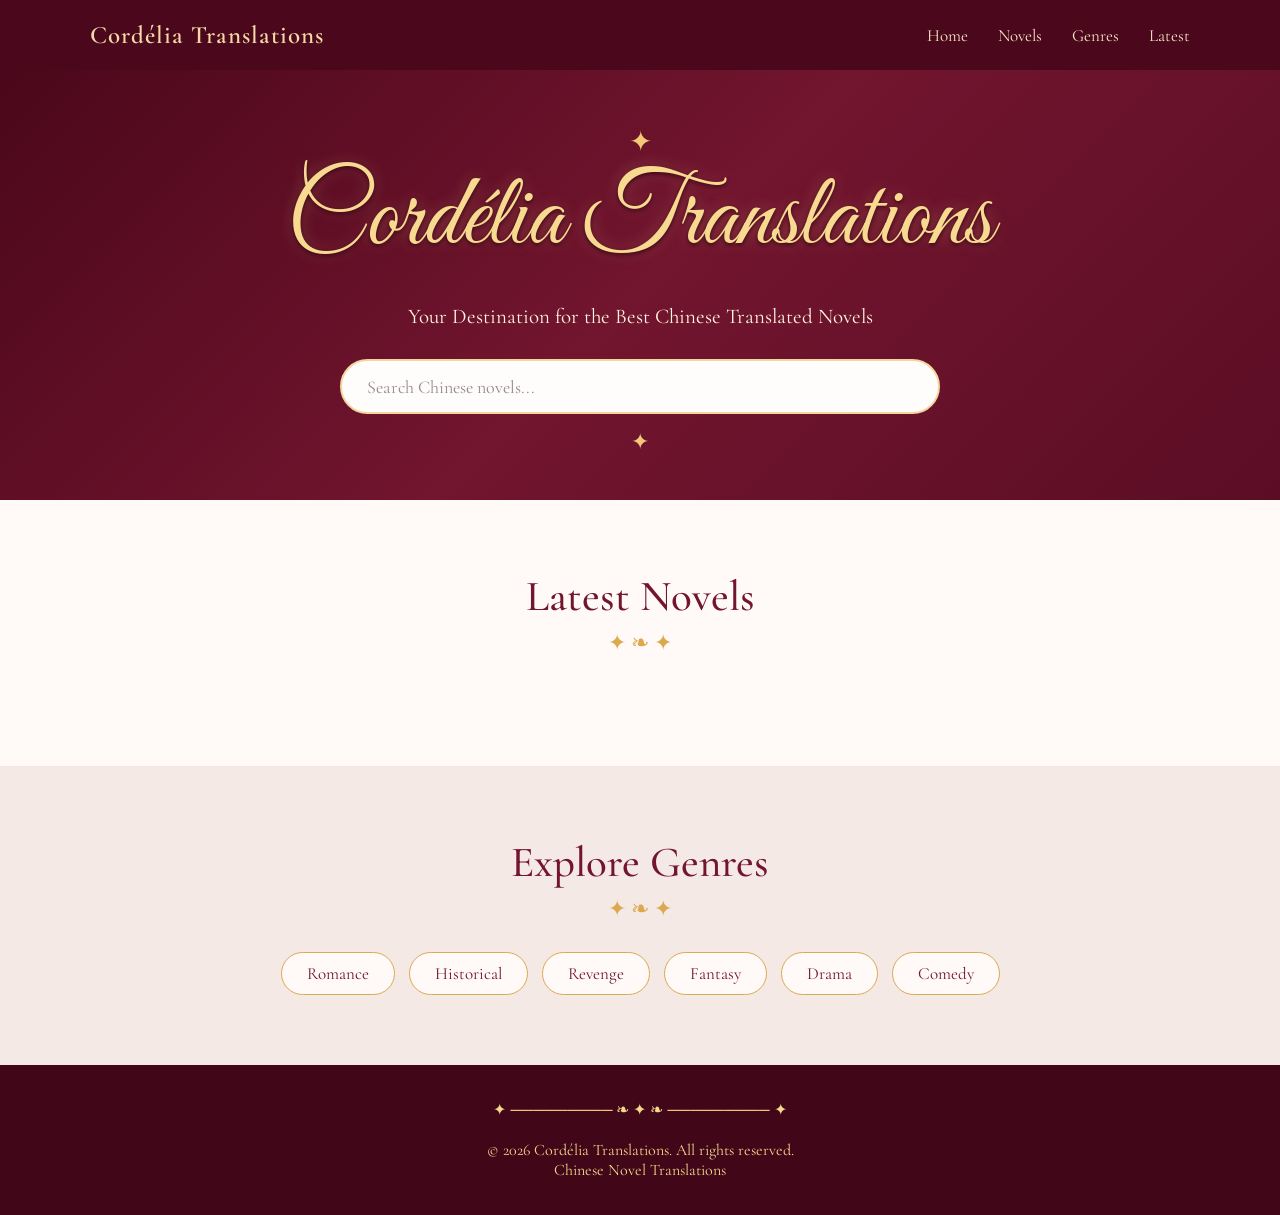
<file: index.html>
<!DOCTYPE html>
<html lang="en">

<head>
    <meta charset="UTF-8">
    <meta name="viewport" content="width=device-width, initial-scale=1.0">

    <title>Cordélia Translations</title>

    <link rel="stylesheet" href="css/style.css">
</head>

<body>

<!-- ================= HEADER ================= -->

<header>
    <nav>

        <div class="logo">
            Cordélia Translations
        </div>

        <div class="menu">
            <a href="index.html">Home</a>
            <a href="#novels">Novels</a>
            <a href="#genres">Genres</a>
            <a href="#latest">Latest</a>
        </div>

    </nav>
</header>


<!-- ================= HERO ================= -->

<section class="hero">

    <h1>Cordélia Translations</h1>

    <p>
        Your Destination for the Best Chinese Translated Novels
    </p>

    <div class="search">

        <input
            type="text"
            id="search"
            placeholder="Search Chinese novels..."
        >

    </div>

</section>


<!-- ================= LATEST NOVELS ================= -->

<section class="section" id="latest">

    <h2>Latest Novels</h2>

    <div class="grid" id="novels-container">
        <!-- Novels will appear here -->
    </div>

</section>


<!-- ================= GENRES ================= -->

<section class="section genres" id="genres">

    <h2>Explore Genres</h2>

    <div class="genre-buttons">

        <a href="#">Romance</a>
        <a href="#">Historical</a>
        <a href="#">Revenge</a>
        <a href="#">Fantasy</a>
        <a href="#">Drama</a>
        <a href="#">Comedy</a>

    </div>

</section>


<!-- ================= FOOTER ================= -->

<footer>

    ✦ ───────── ❧ ✦ ❧ ───────── ✦

    <br><br>

    © 2026 Cordélia Translations. All rights reserved.

    <br>

    Chinese Novel Translations

</footer>


<!-- ================= JAVASCRIPT ================= -->

<script src="js/data/novels.js"></script>
<script src="js/app.js"></script>

</body>

</html>
</file>
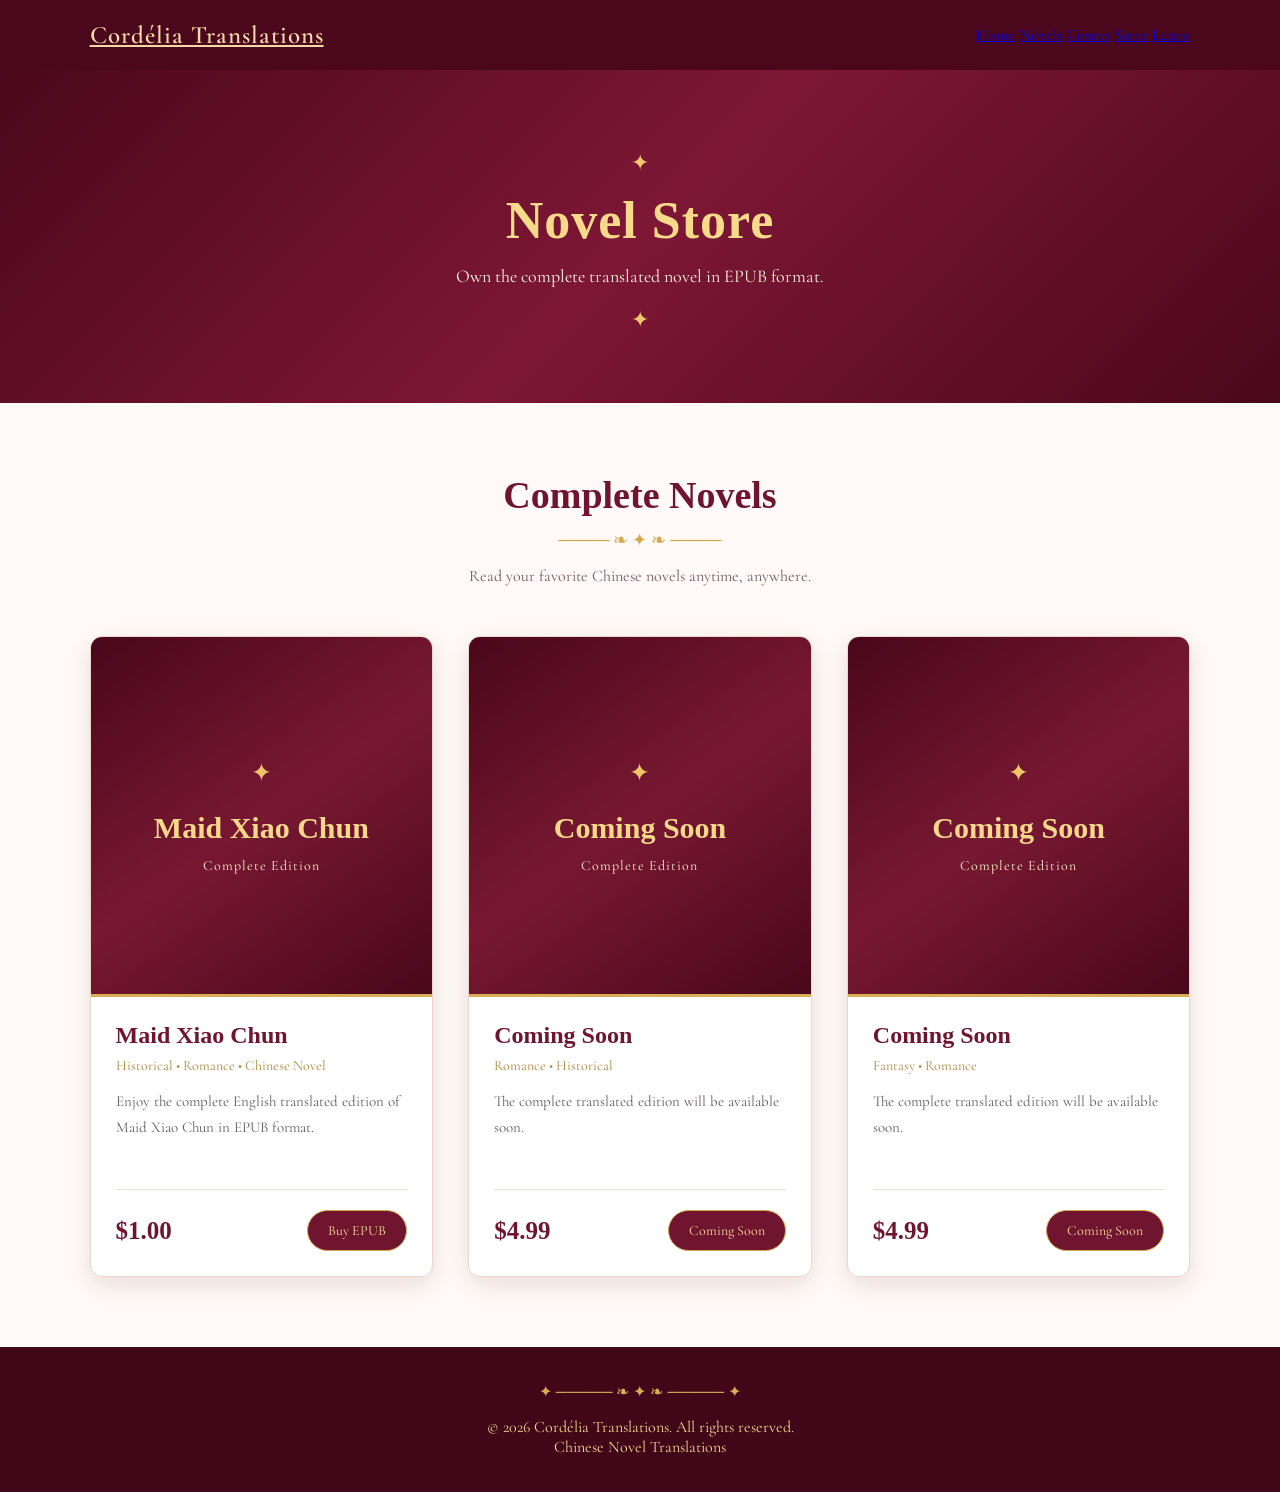
<file: store.html>
<!DOCTYPE html>
<html lang="en">

<head>

<meta charset="UTF-8">

<meta name="viewport" content="width=device-width, initial-scale=1.0">

<title>Store | Cordélia Translations</title>

<link rel="stylesheet" href="css/style.css">

<link rel="stylesheet" href="css/responsive.css">

</head>

<body>

<header>

<nav class="navbar">

<a href="index.html" class="logo">
Cordélia Translations
</a>

<div class="nav-links">

<a href="index.html">Home</a>

<a href="index.html#novels">Novels</a>

<a href="index.html#genres">Genres</a>

<a href="store.html" class="active">Store</a>

<a href="index.html#latest">Latest</a>

</div>

</nav>

</header>


<main>

<section class="store-hero">

<div class="store-decoration">✦</div>

<h1>Novel Store</h1>

<p>
Own the complete translated novel in EPUB format.
</p>

<div class="store-decoration">✦</div>

</section>


<section class="store-section">

<div class="section-title">

<h2>Complete Novels</h2>

<div class="title-decoration">
──── ❧ ✦ ❧ ────
</div>

<p>
Read your favorite Chinese novels anytime, anywhere.
</p>

</div>


<div class="store-grid">


<!-- MAID XIAO CHUN -->

<div class="store-card">

    <div class="book-cover">

        <div class="cover-decoration">✦</div>

        <h3>Maid Xiao Chun</h3>

        <p>Complete Edition</p>

    </div>


    <div class="store-content">

        <h3>Maid Xiao Chun</h3>

        <p class="store-genre">
            Historical • Romance • Chinese Novel
        </p>

        <p class="store-description">
            Enjoy the complete English translated edition
            of Maid Xiao Chun in EPUB format.
        </p>


        <div class="store-bottom">

            <span class="price">
                $1.00
            </span>

            <a href="#" class="buy-btn">
                Buy EPUB
            </a>

        </div>

    </div>

</div>


<!-- NOVEL 2 -->

<div class="store-card">

<div class="book-cover">

<div class="cover-decoration">✦</div>

<h3>Coming Soon</h3>

<p>Complete Edition</p>

</div>

<div class="store-content">

<h3>Coming Soon</h3>

<p class="store-genre">
Romance • Historical
</p>

<p class="store-description">
The complete translated edition will be available soon.
</p>

<div class="store-bottom">

<span class="price">
$4.99
</span>

<a href="#" class="buy-btn">
Coming Soon
</a>

</div>

</div>

</div>


<!-- NOVEL 3 -->

<div class="store-card">

<div class="book-cover">

<div class="cover-decoration">✦</div>

<h3>Coming Soon</h3>

<p>Complete Edition</p>

</div>

<div class="store-content">

<h3>Coming Soon</h3>

<p class="store-genre">
Fantasy • Romance
</p>

<p class="store-description">
The complete translated edition will be available soon.
</p>

<div class="store-bottom">

<span class="price">
$4.99
</span>

<a href="#" class="buy-btn">
Coming Soon
</a>

</div>

</div>

</div>


</div>

</section>

</main>


<footer>

<div class="footer-decoration">
✦ ───── ❧ ✦ ❧ ───── ✦
</div>

<p>
© 2026 Cordélia Translations. All rights reserved.
</p>

<p>
Chinese Novel Translations
</p>

</footer>

</body>

</html>
</file>
<file: css/style.css>
@import url('https://fonts.googleapis.com/css2?family=Cormorant+Garamond:wght@400;500;600;700&family=Great+Vibes&display=swap');

* {
    margin: 0;
    padding: 0;
    box-sizing: border-box;
}

body {
    font-family: 'Cormorant Garamond', serif;
    background: #fffaf8;
    color: #5b0d25;
}

/* =========================
   HEADER
========================= */

header {
    width: 100%;
    background: #4b071b;
    padding: 20px 7%;
}

nav {
    display: flex;
    justify-content: space-between;
    align-items: center;
}

.logo {
    color: #f5d9a6;
    font-size: 25px;
    font-weight: 600;
    letter-spacing: 1px;
}

.menu {
    display: flex;
    gap: 30px;
}

.menu a {
    color: #f8e6c5;
    text-decoration: none;
    font-size: 17px;
    transition: 0.3s;
}

.menu a:hover {
    color: #e5ad4f;
}

/* =========================
   HERO
========================= */

.hero {
    min-height: 430px;
    background: linear-gradient(
        135deg,
        #4b071b,
        #72152f,
        #5b0d25
    );

    display: flex;
    flex-direction: column;
    justify-content: center;
    align-items: center;

    text-align: center;
    padding: 70px 20px;

    position: relative;
    overflow: hidden;
}

.hero::before {
    content: "✦";
    position: absolute;
    top: 55px;
    color: #f1c875;
    font-size: 28px;
}

.hero::after {
    content: "✦";
    position: absolute;
    bottom: 45px;
    color: #f1c875;
    font-size: 22px;
}

.hero h1 {
    font-family: 'Great Vibes', cursive;
    font-size: clamp(65px, 8vw, 105px);
    font-weight: 400;
    color: #f7d98f;

    text-shadow:
        0 2px 4px #3b0615,
        0 0 15px rgba(247, 217, 143, 0.25);

    margin-bottom: 20px;
}

.hero p {
    color: #fff4df;
    font-size: 21px;
    margin-bottom: 30px;
}

/* =========================
   SEARCH
========================= */

.search {
    display: flex;
    width: min(600px, 90%);
    height: 55px;
}

.search input {
    flex: 1;
    width: 100%;
    border: 2px solid #f1d79d;
    border-radius: 30px;
    padding: 0 25px;

    font-family: 'Cormorant Garamond', serif;
    font-size: 18px;

    outline: none;
    background: #fffdfb;
    color: #4b071b;
}

.search input::placeholder {
    color: #9a8790;
}

.search input:focus {
    border-color: #d69b3b;
}

/* =========================
   SECTIONS
========================= */

.section {
    padding: 70px 7%;
    text-align: center;
    background: #fffaf8;
}

.section h2 {
    font-size: 43px;
    font-weight: 500;
    color: #72152f;
    margin-bottom: 18px;
}

.section h2::after {
    content: "  ✦  ❧  ✦  ";
    display: block;
    color: #dca94f;
    font-size: 22px;
    margin-top: 8px;
}

/* =========================
   EXPLORE GENRES
========================= */

.genres {
    background: #f4e9e5;
}

.genre-buttons {
    display: flex;
    justify-content: center;
    flex-wrap: wrap;
    gap: 14px;
    margin-top: 30px;
}

.genre-buttons a {
    text-decoration: none;
    color: #72152f;
    border: 1px solid #dca94f;
    padding: 10px 25px;
    border-radius: 25px;
    background: #fffaf8;
    font-size: 17px;
    transition: 0.3s;
}

.genre-buttons a:hover {
    background: #72152f;
    color: #f8dfad;
}

/* =========================
   NOVEL CARDS
========================= */

.grid {
    display: grid;
    grid-template-columns: repeat(auto-fit, minmax(230px, 1fr));
    gap: 30px;
    margin-top: 40px;
}

.card {
    background: white;
    border-radius: 15px;
    overflow: hidden;

    box-shadow: 0 8px 25px rgba(91, 13, 37, 0.12);

    transition: transform 0.3s, box-shadow 0.3s;
}

.card:hover {
    transform: translateY(-8px);
    box-shadow: 0 15px 30px rgba(91, 13, 37, 0.2);
}

.card img {
    width: 100%;
    height: 300px;
    object-fit: cover;
}

.card-content {
    padding: 20px;
}

.card h3 {
    font-size: 24px;
    color: #5b0d25;
    margin-bottom: 8px;
}

.card p {
    color: #8b6d77;
    margin-bottom: 18px;
}

.read-btn {
    display: inline-block;
    background: #72152f;
    color: #f8dfad;
    text-decoration: none;
    padding: 10px 22px;
    border-radius: 25px;
    transition: 0.3s;
}

.read-btn:hover {
    background: #4b071b;
}

/* =========================
   FOOTER
========================= */

footer {
    background: #3d0617;
    color: #f1d79d;
    text-align: center;
    padding: 35px 20px;
    font-size: 16px;
}

/* =========================
   MOBILE
========================= */

@media (max-width: 700px) {

    header {
        padding: 15px 5%;
    }

    nav {
        flex-direction: column;
        gap: 15px;
    }

    .menu {
        gap: 15px;
        flex-wrap: wrap;
        justify-content: center;
    }

    .hero {
        min-height: 400px;
    }

    .hero h1 {
        font-size: 65px;
    }

    .hero p {
        font-size: 18px;
    }

    .section h2 {
        font-size: 34px;
    }
}
/* =========================================
   CORDELIA TRANSLATIONS - STORE
   ========================================= */

.store-hero {
    background: linear-gradient(135deg, #4b071b, #7d1735, #4b071b);
    color: #f7d98a;
    text-align: center;
    padding: 80px 20px 70px;
    position: relative;
    overflow: hidden;
}

.store-hero h1 {
    font-family: Georgia, "Times New Roman", serif;
    font-size: 52px;
    margin: 15px 0;
    color: #f7d98a;
    letter-spacing: 1px;
}

.store-hero p {
    color: #fff5df;
    font-size: 18px;
    margin: 10px auto 20px;
}

.store-decoration {
    color: #f2c76e;
    font-size: 22px;
}


/* STORE SECTION */

.store-section {
    background: #fffaf7;
    padding: 70px 7%;
    min-height: 600px;
}

.section-title {
    text-align: center;
    margin-bottom: 50px;
}

.section-title h2 {
    font-family: Georgia, "Times New Roman", serif;
    font-size: 38px;
    color: #70152f;
    margin-bottom: 12px;
}

.title-decoration {
    color: #d7a84d;
    font-size: 18px;
    margin-bottom: 15px;
}

.section-title p {
    color: #6e5960;
    font-size: 16px;
}


/* STORE GRID */

.store-grid {
    max-width: 1200px;
    margin: auto;

    display: grid;
    grid-template-columns: repeat(auto-fit, minmax(280px, 1fr));

    gap: 35px;
}


/* STORE CARD */

.store-card {
    background: #ffffff;

    border-radius: 12px;

    overflow: hidden;

    border: 1px solid #ead7c7;

    box-shadow: 0 8px 25px rgba(75, 7, 27, 0.12);

    transition: transform 0.3s ease,
                box-shadow 0.3s ease;
}

.store-card:hover {
    transform: translateY(-8px);

    box-shadow: 0 15px 35px rgba(75, 7, 27, 0.20);
}


/* BOOK COVER */

.book-cover {
    height: 360px;

    background:
        linear-gradient(
            145deg,
            #4a071b,
            #781832,
            #4a071b
        );

    display: flex;

    flex-direction: column;

    justify-content: center;

    align-items: center;

    text-align: center;

    padding: 25px;

    position: relative;

    border-bottom: 3px solid #d9ad55;
}

.book-cover h3 {
    font-family: Georgia, "Times New Roman", serif;

    font-size: 30px;

    line-height: 1.3;

    color: #f6d88b;

    margin: 20px 0 10px;
}

.book-cover p {
    color: #fff1d1;

    font-size: 14px;

    letter-spacing: 1px;
}

.cover-decoration {
    color: #f0c568;

    font-size: 25px;
}


/* CARD CONTENT */

.store-content {
    padding: 25px;
}

.store-content h3 {
    font-family: Georgia, "Times New Roman", serif;

    color: #70152f;

    font-size: 24px;

    margin: 0 0 8px;
}

.store-genre {
    color: #b18439;

    font-size: 14px;

    margin-bottom: 15px;
}

.store-description {
    color: #665b5f;

    font-size: 15px;

    line-height: 1.7;

    min-height: 75px;
}


/* PRICE + BUTTON */

.store-bottom {
    display: flex;

    justify-content: space-between;

    align-items: center;

    margin-top: 25px;

    padding-top: 20px;

    border-top: 1px solid #eadfd8;
}

.price {
    font-family: Georgia, "Times New Roman", serif;

    font-size: 25px;

    font-weight: bold;

    color: #70152f;
}

.buy-btn {
    display: inline-block;

    background: #70152f;

    color: #f8dda0;

    text-decoration: none;

    padding: 11px 20px;

    border-radius: 25px;

    border: 1px solid #d6a94d;

    font-size: 14px;

    transition: all 0.3s ease;
}

.buy-btn:hover {
    background: #d6a94d;

    color: #4b071b;

    transform: translateY(-2px);
}


/* FOOTER */

footer {
    background: #420619;

    color: #f5d88c;

    text-align: center;

    padding: 35px 20px;
}

.footer-decoration {
    color: #d9ad55;

    margin-bottom: 15px;
}


/* MOBILE */

@media (max-width: 768px) {

    .store-hero {
        padding: 60px 20px;
    }

    .store-hero h1 {
        font-size: 38px;
    }

    .store-hero p {
        font-size: 15px;
    }

    .store-section {
        padding: 50px 20px;
    }

    .section-title h2 {
        font-size: 30px;
    }

    .book-cover {
        height: 330px;
    }

    .store-grid {
        grid-template-columns: 1fr;
    }

}
</file>
<file: css/responsive.css>

</file>
